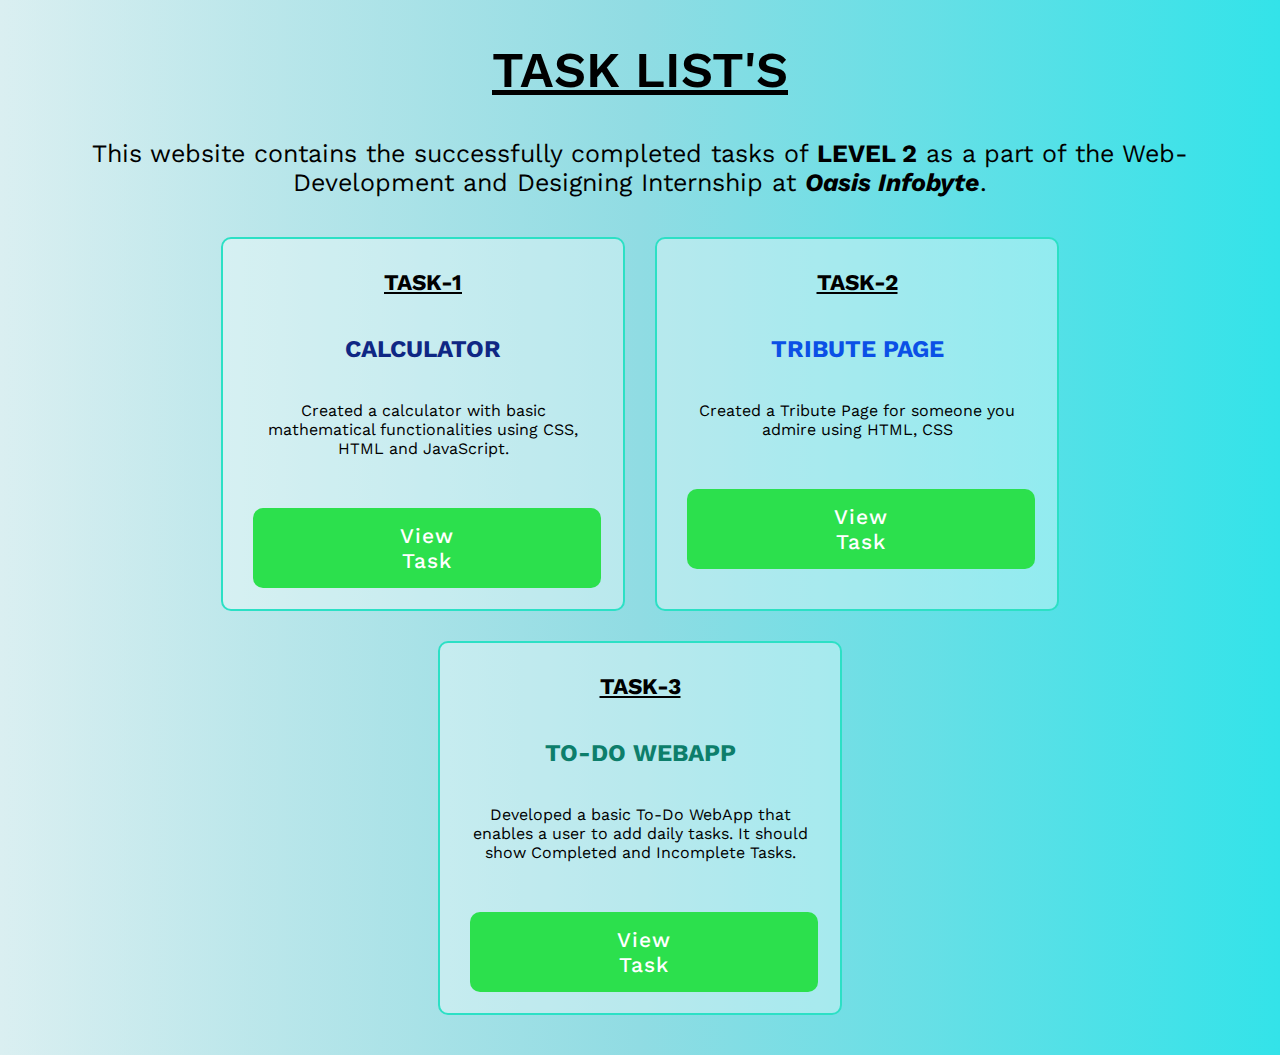
<file: index.html>
<!DOCTYPE html>
<html lang="en">
<head>
    <meta charset="UTF-8">
    <meta http-equiv="X-UA-Compatible" content="IE=edge">
    <meta name="viewport" content="width=device-width, initial-scale=1.0">
    <title>TASK PAGE</title>
    <link rel="stylesheet" href="styles.css">
</head>
<body>
    <section class="home-content">
        <h1 class="hc-head"><u>TASK LIST'S</u></h1>
        <div class="p-con">
            <p>This website contains the successfully completed tasks of <b>LEVEL 2</b> as a part of the Web-Development and Designing Internship at <b><i>Oasis Infobyte</i></b>.
            </p>
        </div>
        
        <div class="home-bio">
    
            <div class="trans">
                <div class="trans-head">
                    <h3><u>TASK-1</u></h3>
                </div>
                <div class="trans-con">
                   <p><h2 style="color: #0f2784;">CALCULATOR</h2><br><br>Created a calculator with basic mathematical functionalities using CSS, HTML and JavaScript.</p>
                </div>
                <div class="box-text">
                    <a href="Task 1/index.html" style="color:#fff;"><button id="btn">View Task</button></a>
                </div>
            </div>
        
            <div class="trans">
                <div class="trans-head">
                    <h3><u>TASK-2</u></h3>
                </div>
                <div class="trans-con">
                    <p><h2 style="color: rgb(11, 80, 230);">TRIBUTE PAGE</h2><br><br>Created a Tribute Page for someone you admire using HTML, CSS</p>
                </div>
                <div class="box-text">
                    <a href="Task 2/index.html" style="color:#fff;"><button id="btn">View Task</button></a>
                </div>
            </div>

            <div class="trans">
                <div class="trans-head">
                    <h3><u>TASK-3</u></h3>
                </div>
                <div class="trans-con">
                    <p><h2 style="color: #0d7e6b;">TO-DO WEBAPP</h2><br><br>Developed a basic To-Do WebApp that enables a user to add daily tasks. It should show Completed and Incomplete Tasks.</p>
                </div>
                <div class="box-text">
                    <a href="Task 3/index.html" style="color:#fff;"><button id="btn">View Task</button></a>
                </div>
            </div>

        </div>

    </section>
    
</body>
</html>
</file>
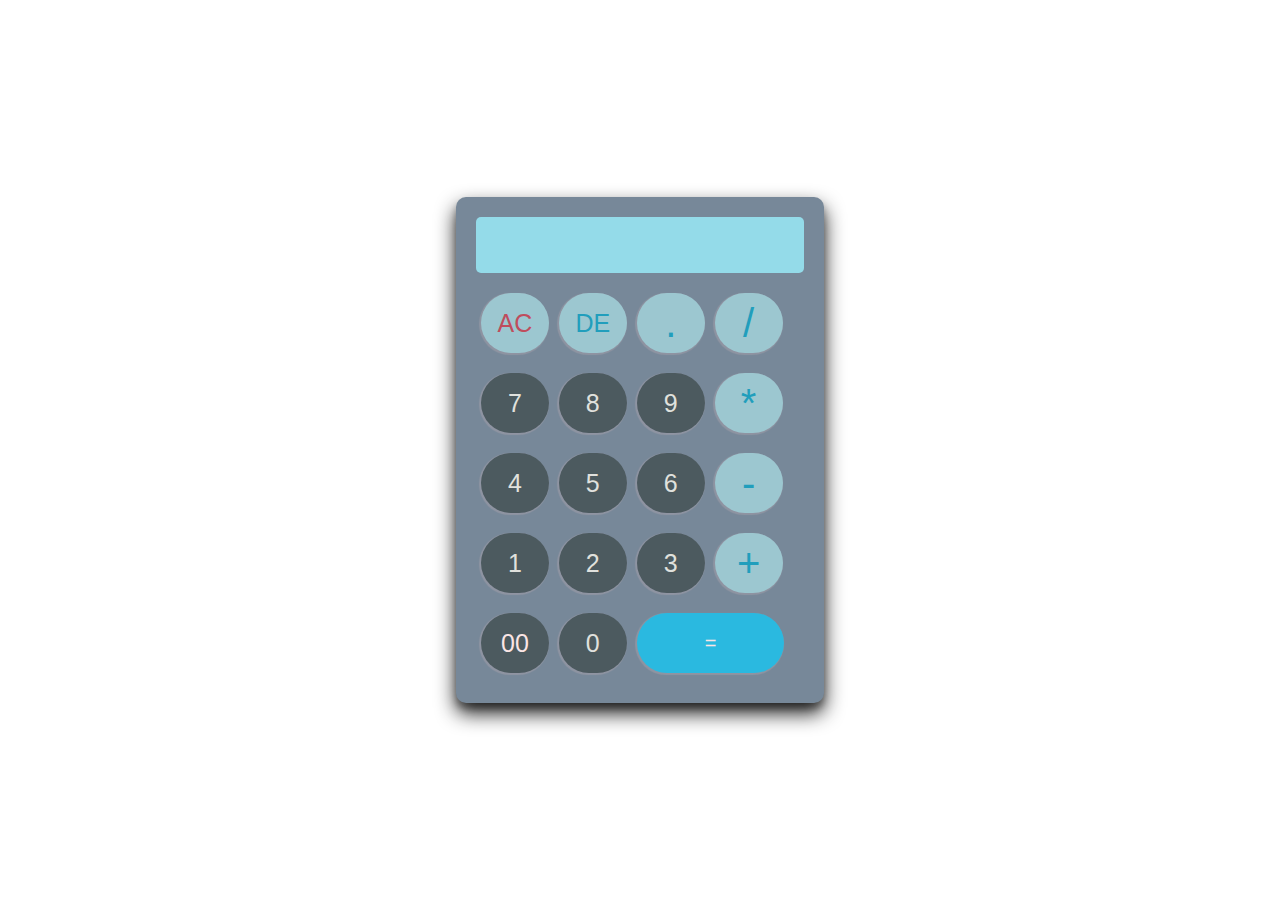
<file: Task 1/index.html>
<!DOCTYPE html>
<html lang="en">

<head>
    <meta charset="UTF-8">
    <meta http-equiv="X-UA-Compatible" content="IE=edge">
    <meta name="viewport" content="width=device-width, initial-scale=1.0">
    <title>Calculator</title>
    <link rel="stylesheet" href="./styles.css">
</head>

<body>
    <div id="calculator">
        <input type="text" id="display" disabled />
        <br />
        <button id="ac" class="operator white">AC</button>
        <button id="de" class="operator white">DE</button>
        <button id="." class="operator white size">.</button>
        <button id="/" class="operator white size">/</button>
        <br />
        <button id="7">7</button>
        <button id="8">8</button>
        <button id="9">9</button>
        <button id="*" class="operator white size">*</button>
        <br />
        <button id="4">4</button>
        <button id="5">5</button>
        <button id="6">6</button>
        <button id="-" class="operator white size">-</button>
        <br />
        <button id="1">1</button>
        <button id="2">2</button>
        <button id="3">3</button>
        <button id="+" class="operator white size">+</button>
        <br />
        <button id="00" class="color">00</button>
        <button id="0">0</button>
        <button id="=" class="equal operator Equalcolor">=</button>
    </div>
    <script src="./index.js"></script>
</body>

</html>
</file>
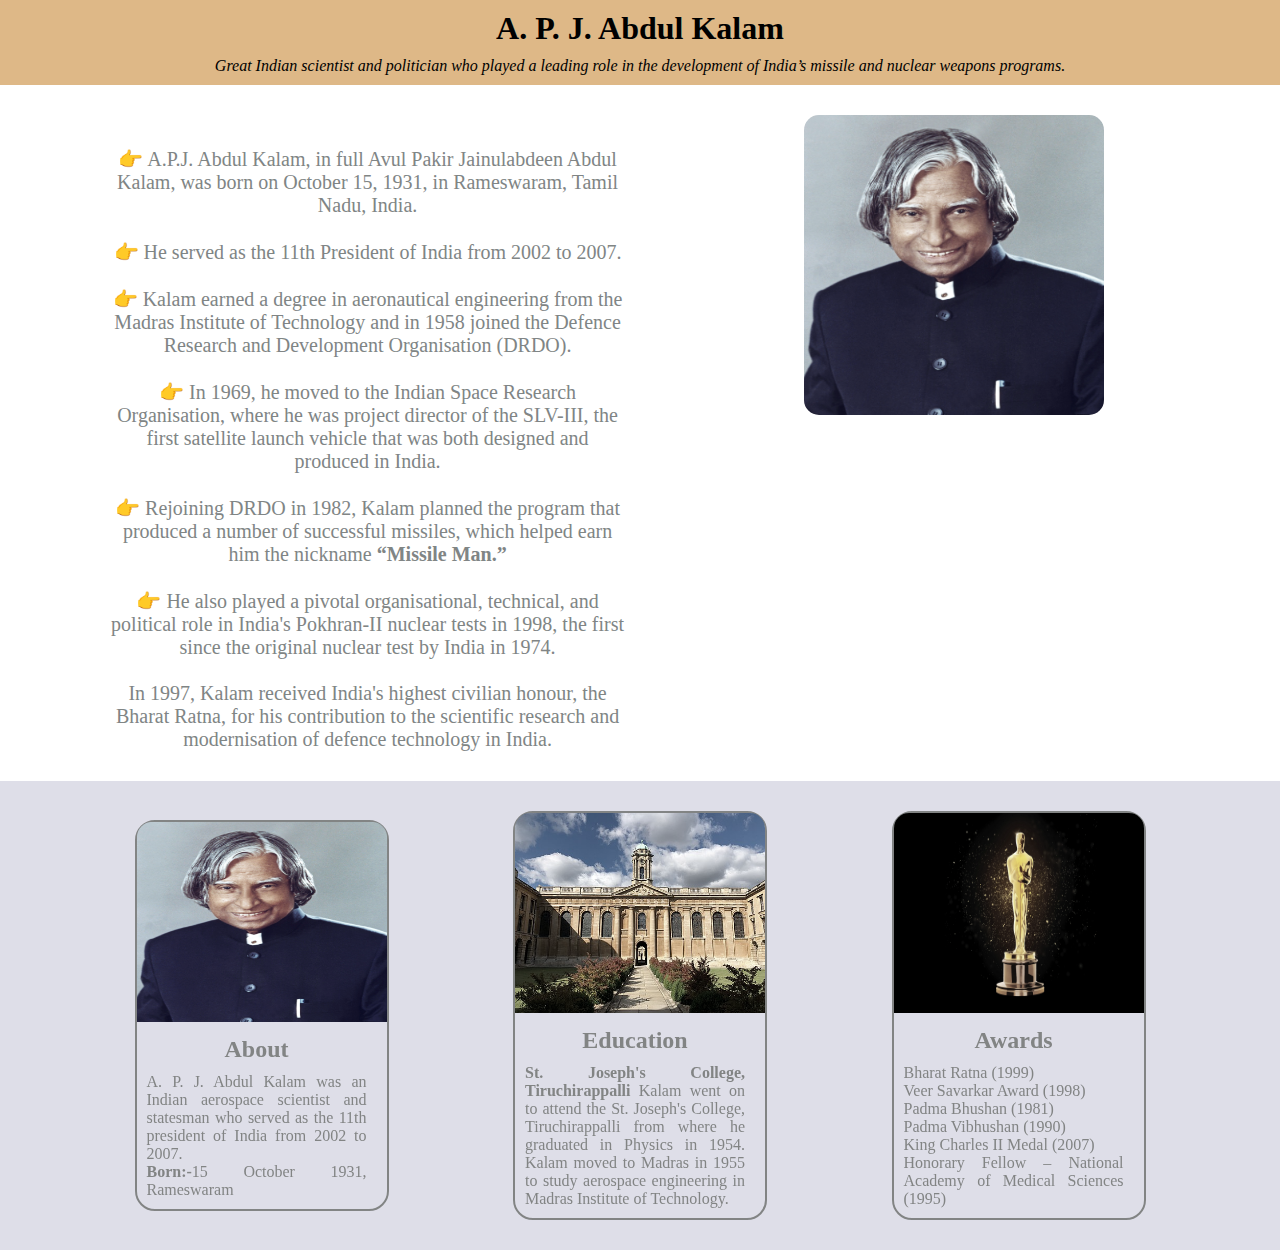
<file: Task 2/index.html>
<!DOCTYPE html>
<html lang="en">

<head>
    <meta charset="UTF-8">
    <meta http-equiv="X-UA-Compatible" content="IE=edge">
    <meta name="viewport" content="width=device-width, initial-scale=1.0">
    <title>Tribute Page</title>
    <link rel="stylesheet" href="styles.css">
    <link rel="icon" type="image/x-icon" href="./global-communication.png">
</head>

<body>

    <div class="wrapper">
        <div class="container">
            <div class="heading">
                <h1 class="main-heading">
                    A. P. J. Abdul Kalam
                </h1>
                <p class="sub-heading">Great Indian scientist and
                    politician who played a leading
                    role in the development of India’s
                    missile and nuclear weapons
                    programs.</p>
            </div>
            <div class="para">
                <div class="para-left">
                    <p>👉 A.P.J. Abdul Kalam, in full
                        Avul Pakir Jainulabdeen Abdul Kalam,
                        was born on October 15, 1931, in
                        Rameswaram, Tamil Nadu, India.<br><br>
                        👉 He served as the 11th President
                        of India from 2002 to 2007.<br><br>
                        👉 Kalam earned a degree in
                        aeronautical engineering from the
                        Madras Institute of Technology and in
                        1958 joined the Defence Research and
                        Development Organisation (DRDO).<br><br>
                        👉 In 1969, he moved to the Indian
                        Space Research Organisation, where he
                        was project director of the SLV-III, the
                        first satellite launch vehicle that was
                        both designed and produced in India.
                        <br><br> 👉 Rejoining DRDO in 1982,
                        Kalam planned the program that produced
                        a number of successful missiles, which
                        helped earn him the nickname <strong>
                            “Missile Man.”</strong>
                        <br><br> 👉 He also played a
                        pivotal organisational, technical,
                        and political role in India's Pokhran-II
                        nuclear tests in 1998, the first since
                        the original nuclear test by India in 1974.
                        <br><br> In 1997, Kalam received
                        India's highest civilian honour, the
                        Bharat Ratna, for his contribution to
                        the scientific research and modernisation
                        of defence technology in India.
                    </p>
                </div>
                <div class="para-right">
                    <img src="./A._P._J._Abdul_Kalam.jpg" alt="" class="img">
                </div>
            </div>
            <div class="box ">
                <div class="box1">
                    <figure>
                        <img class="img1" src="./A._P._J._Abdul_Kalam.jpg">
                        <figcaption>
                            <h2>About</h2>
                            <span>A. P. J. Abdul Kalam was an Indian aerospace scientist and statesman who served as the
                                11th president of India from 2002 to 2007.</span><br>
                            <span><b>Born:-</b></span>15 October 1931, Rameswaram </span><br>

                    </figure>
                </div>
                <div class="box2">
                    <figure>
                        <img class="img2" src="./The_Queen's_College,_Oxford.jpg">
                        <figcaption>
                            <h2>Education</h2>
                            <b>St. Joseph's College, Tiruchirappalli</b>
                            Kalam went on to attend the St. Joseph's College, Tiruchirappalli from where he graduated in
                            Physics in 1954. Kalam moved to Madras in 1955 to study aerospace engineering in Madras
                            Institute of Technology.
                        </figcaption>
                    </figure>
                </div>
                <div class="box3">
                    <figure>
                        <img class="img3" src="./Award-main.jpeg">
                        <figcaption>
                            <h2>Awards</h2>
                            Bharat Ratna (1999) <br> Veer Savarkar Award (1998) <br> Padma Bhushan (1981) <br> Padma
                            Vibhushan (1990) <br> King Charles II Medal (2007) <br> Honorary Fellow – National Academy
                            of Medical Sciences (1995)
                        </figcaption>
                    </figure>
                </div>
            </div>
        </div>
    </div>
</body>

</html>
</file>
<file: styles.css>
@import url('https://fonts.googleapis.com/css2?family=Work+Sans:wght@300;400;500;600&display=swap');

*{
    margin: 0;
    padding: 0;
    font-family: 'Work Sans', sans-serif;
}

*::selection{
    background-color: rgb(73, 146, 241);
}

body{
    background: linear-gradient(90deg,#fdf8f3,#f0efea,#e9e5e2); 
}

.home-content{
    padding: 20px;
    background: linear-gradient(90deg,#c6eaf0a1,#90dce3,#33e3e9); 
    min-height: 100vh;
}

.hc-head{
    text-align: center;
    padding: 20px;
    font-weight: 600;
    font-size: 50px;
}

.home-content .home-bio{
    margin: 5px 0;
    display:flex;
    flex-wrap: wrap;
    justify-content: center;
    align-items: center;

} 

.trans{
    position: relative;
    margin:15px;
    overflow: hidden;
    border: 2px solid #2ce0c5;
    border-radius: 10px;
    cursor:pointer;
    width:400px;
    height:350px;
    background: rgba(255, 255, 255, 0.363);
    padding: 10px 0px;
    
}

.trans-con {
    padding:30px;
    text-align:center;
}

.trans-head{
    margin-top: 10px;
    text-align:center;
    padding:10px;
    font-size: larger;
}


.box-text #btn{
    align-content: center;
    margin:20px 30px;
    padding: 0.938rem 9.188rem;
    border: none;
    color: #fff;
    font-size: 21px;
    font-weight: 500;
    letter-spacing: 1px;
    border-radius: 10px;
    background-color:#2ce04d;
    cursor: pointer;
    transition: all 0.3s ease;
  }

.box-text #btn:hover{
    background-color:#f5f2edb9;
    color: black;
}

.p-con{
    text-align: center;
    padding: 20px;
    font-size:25px;
}
</file>
<file: Task 1/styles.css>
body {
    text-align: center;
    margin: 0;
    display: flex;
    align-items: center;
    justify-content: center;
    height: 100vh;
    user-select: none;
}

#calculator {
    max-width: 360px;
    background-color: lightslategray;
    border-radius: 10px;
    padding: 20px;
    box-shadow: 0 10px 20px rgba(0, 0, 0, 0.9), 0 6px 6px rgba(0, 0, 0, 0.23);
}

#display {
    width: 100%;
    height: 56px;
    font-size: 22px;
    text-align: right;
    margin-bottom: 10px;
    padding: 20px;
    border-radius: 5px;
    color: #141413;
    background-color: rgb(148, 219, 233);
    border: none;
    box-sizing: border-box;
}

button {
    width: calc(21% - 1px);
    height: 60px;
    font-size: 25px;
    margin: 10px 5px;
    border: none;
    border-radius: 50px;
    float: left;
    background-color: #4c5a5f;
    color: #e0e1dd;
    -webkit-box-shadow: -1px 1px 1px 1px rgba(240, 201, 201, 0.2);
    -moz-box-shadow: -1px 1px 1px 1px rgba(240, 201, 201, 0.2);
    box-shadow: -1px 1px 1px 1px rgba(240, 201, 201, 0.2);
    transition: .3s;
}

button:hover {
    cursor: pointer;
    transform: scale(1.1);
    box-shadow: 0 0 10px rgb(235, 236, 227);
    text-shadow: 0 0 18px rgb(235, 236, 227);
}

button:active {
    transform: scale(1.05);
    box-shadow: 0 2px 4px 1px rgba(0, 0, 0, 0.19), 0 1.5px 1.5px rgba(236, 243, 237, 0.23);
}

.operator {
    color: #219ebc;
}

#ac {
    color: #bf4d5d;
}

.equal {
    width: calc(48% - 10px);
}

.white {
    background-color: rgb(156, 199, 208);
}

.white:hover {
    transform: scale(1.1);
}

.Equalcolor {
    background-color: rgb(42, 185, 224);
    color: rgb(251, 229, 229);
    font-size: 20px;
}

.size {
    font-size: 40px;
}

.color {
    /* background-color: rgb(42, 185, 224); */
    color: rgb(251, 229, 229);
}
</file>
<file: Task 2/styles.css>
* {
    padding: 0;
    margin: 0;
    box-sizing: border-box;
    /* user-select: none; */
}

.wrapper {
    overflow-y: auto;
    overflow-x: hidden;
}

.container {
    width: 100vw;
    /* height: 100vh; */
    background-color: rgb(222, 222, 232);
}

.heading {
    background-color: burlywood;
    padding: 10px;
    position: sticky;
}

.main-heading {
    text-align: center;
    user-select: none;
    padding-bottom: 10px;
}

.sub-heading {
    font-style: italic;
    text-align: center;
    user-select: none;
}

.para {
    display: flex;
    padding: 30px;
    gap: 2rem;
    background-color: white;
}

.para-left {
    position: relative;
    flex-direction: column;
    width: 50%;
    font-size: 20px;
    text-align: justify;
    text-align: center;
    padding-top: 2rem;
    color: rgb(128, 133, 133);
    padding-left: 5rem;
    transition: all 1s;
}

.para-right {
    position: relative;
    width: 50%;
    text-align: center;
    transition: all 0.5s;
    border-radius: 10px;
    /* opacity: 0.2; */
    filter: grayscale(60%);
}

.img {
    border-radius: 15px;
    border: 10px;
    height: 300px;
    width: 300px;
}

.para-left:hover {
    color: rgb(0, 0, 0);
    transform: scale(1.2);
    text-shadow: 1px 1px 2px rgb(146, 143, 143);
}

.para-right:hover {
    transform: scale(1.1);
    filter: brightness(100%);
}

.box {
    display: flex;
    flex-wrap: wrap;
    gap: 20px;
    flex-direction: row;
    justify-content: space-evenly;
    padding: 30px 30px 30px 30px;
    align-content: flex-end;
    align-items: center;
}

.box figure img {
    width: 250px;
    height: 200px;
    border-radius: 15px 15px 0px 0px;
}

figure {
    text-align: justify;
    border: 2px solid rgb(128, 133, 133);
    border-radius: 20px;
    transition: all 0.3s;
    filter: grayscale(50%);
}

figcaption h2 {
    text-align: center;
    padding-bottom: 10px;
}

figcaption {
    width: 240px;
    padding: 10px;
    color: rgb(128, 133, 133);
    transition: all 0.1s;
    font-size: 1em;
    font-weight: 1rem;

}

figure:hover {
    transform: scale(1.1);
    text-shadow: black;
    filter: grayscale(0%);
    box-shadow: 6px 5px 51px 5px rgb(103, 107, 107);
}

figcaption:hover {
    color: black;
}

.content {
    padding: 20px 30px 30px 30px;
    background-color: white;
}

.cont-main {
    text-align: center;
    padding-bottom: 20px;
    font-size: 1.1rem;
}

.cont-sub-main {
    padding: 0px 40px 0px 40px;
    font-size: 1.3rem;
    font-weight: 10em;
    text-align: justify;
    word-spacing: 0.5rem;

}

.footer {
    display: flex;
    flex-wrap: wrap;
    flex-direction: row;
    align-content: center;
    justify-content: space-evenly;
    align-items: center;
    padding: 30px 0px 40px 0px;
}

.nav-bar {
    width: 50%;
    text-align: center;
    font-size: 1.2rem;
    font-weight: 540;
}

.nav-item {
    padding: 8px 0px 5px 0px;
}

.image {
    width: 50%;
    text-align: center;
}

.image img {
    width: 300px;
    height: 120px;
    border-radius: 15px;
}

.nav-item:hover {
    font-weight: bolder;
}
</file>
